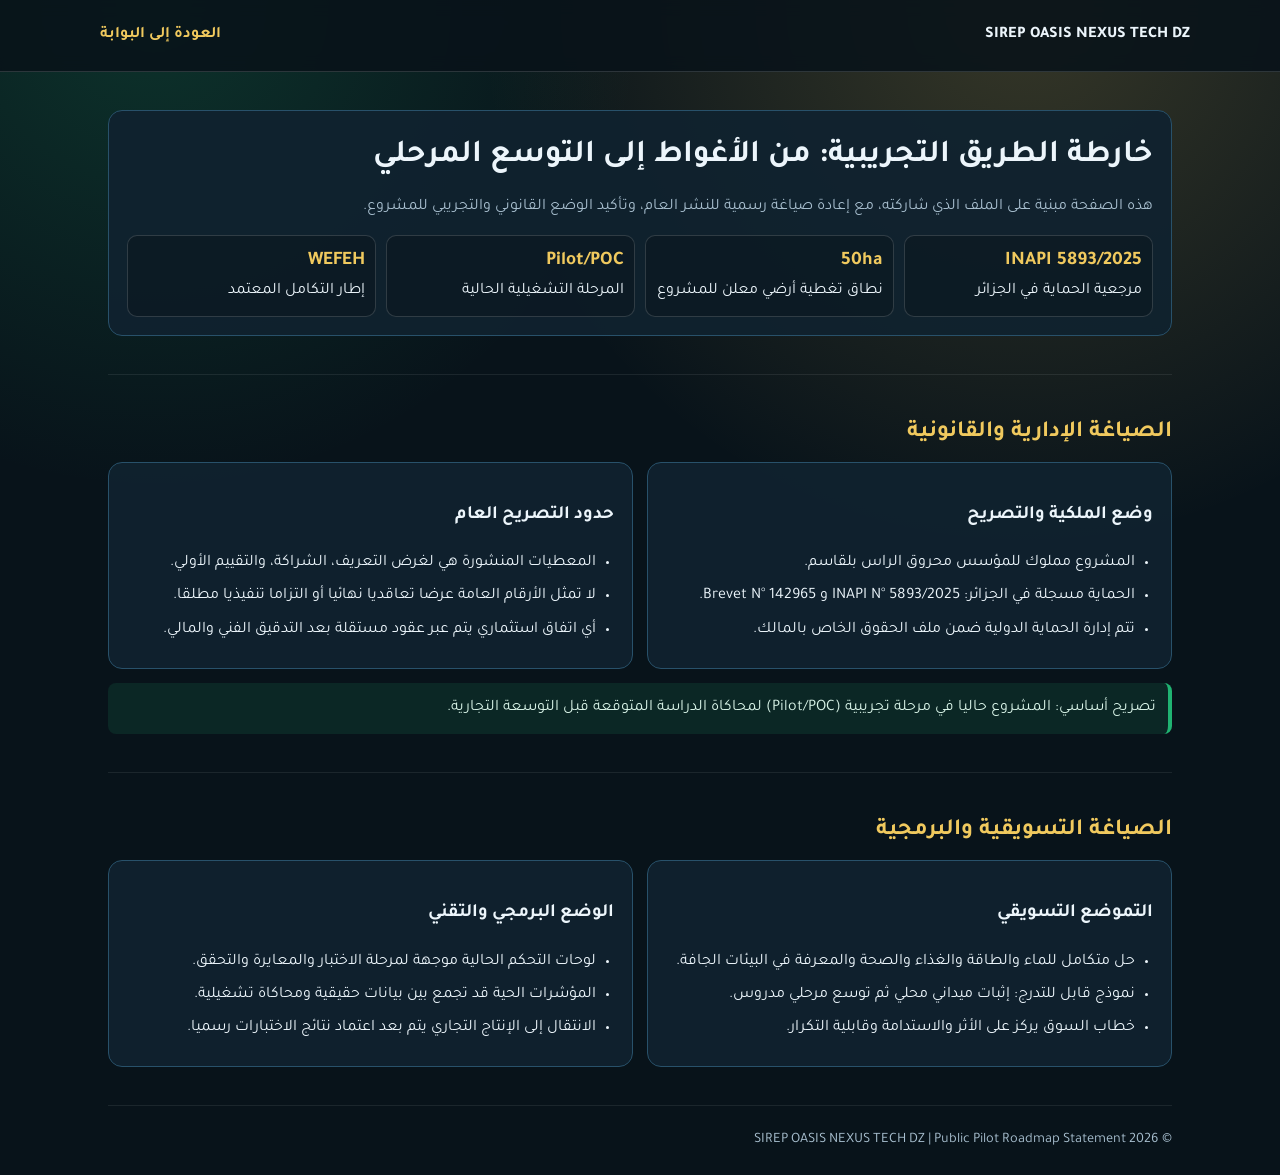
<file: PILOT-ROADMAP.html>
<!DOCTYPE html>
<html lang="ar" dir="rtl">
<head>
  <meta charset="UTF-8">
  <meta name="viewport" content="width=device-width, initial-scale=1.0">

  <title>SIREP Pilot Roadmap | خارطة الطريق التجريبية</title>
  <meta name="description" content="بيان خارطة الطريق التجريبية لمشروع SIREP OASIS NEXUS TECH DZ: الوضع القانوني، مرحلة Pilot/POC، وخطة التوسع المرحلي." />

  <!-- Social / Sharing -->
  <meta property="og:type" content="website" />
  <meta property="og:title" content="SIREP Pilot Roadmap | خارطة الطريق التجريبية" />
  <meta property="og:description" content="بيان خارطة الطريق التجريبية لمشروع SIREP OASIS NEXUS TECH DZ: الوضع القانوني، مرحلة Pilot/POC، وخطة التوسع المرحلي." />
  <meta property="og:locale" content="ar_DZ" />
  <meta name="twitter:card" content="summary" />
  <meta name="twitter:title" content="SIREP Pilot Roadmap | خارطة الطريق التجريبية" />
  <meta name="twitter:description" content="بيان خارطة الطريق التجريبية لمشروع SIREP OASIS NEXUS TECH DZ: الوضع القانوني، مرحلة Pilot/POC، وخطة التوسع المرحلي." />

  <!-- Performance: preconnect for Google Fonts -->
  <link rel="preconnect" href="https://fonts.googleapis.com">
  <link rel="preconnect" href="https://fonts.gstatic.com" crossorigin>
  <link href="https://fonts.googleapis.com/css2?family=Tajawal:wght@300;400;500;700;800&display=swap" rel="stylesheet">

  <style>
    :root {
      --bg: #08131a;
      --panel: #10222f;
      --line: #28516a;
      --text: #ecf5fb;
      --muted: #a7bece;
      --accent: #f0c95e;
      --green: #20b372;
    }

    * { box-sizing: border-box; }

    body {
      margin: 0;
      font-family: "Tajawal", sans-serif;
      background:
        radial-gradient(circle at 12% 0%, rgba(32, 179, 114, 0.2), transparent 30%),
        radial-gradient(circle at 80% 0%, rgba(240, 201, 94, 0.2), transparent 35%),
        var(--bg);
      color: var(--text);
      line-height: 1.7;
    }

    .container { max-width: 1100px; margin: 0 auto; padding: 0 18px; }

    /* Accessibility: skip link */
    .skip-link {
      position: absolute;
      top: 10px;
      right: 10px;
      padding: 10px 12px;
      border-radius: 10px;
      background: rgba(16, 34, 47, 0.98);
      border: 1px solid var(--line);
      color: var(--text);
      text-decoration: none;
      transform: translateY(-160%);
      transition: transform 160ms ease;
      z-index: 100;
    }
    .skip-link:focus { transform: translateY(0); }

    header {
      position: sticky;
      top: 0;
      z-index: 10;
      background: rgba(8, 19, 26, 0.88);
      border-bottom: 1px solid rgba(255, 255, 255, 0.14);
      backdrop-filter: blur(8px);
    }

    .nav {
      display: flex;
      justify-content: space-between;
      align-items: center;
      padding: 14px 0;
      gap: 14px;
    }

    .brand { font-weight: 800; }

    .back {
      color: var(--accent);
      text-decoration: none;
      font-weight: 700;
      padding: 8px 10px;
      border-radius: 10px;
    }

    /* Better keyboard focus */
    :where(a, button, input, textarea, select):focus-visible {
      outline: 3px solid rgba(240, 201, 94, 0.8);
      outline-offset: 3px;
    }

    .back:hover {
      background: rgba(240, 201, 94, 0.14);
    }

    section { padding: 38px 0; border-bottom: 1px solid rgba(255, 255, 255, 0.08); }
    h1 { margin: 0 0 10px; font-size: 2rem; }
    h2 { margin: 0 0 10px; color: var(--accent); font-size: 1.45rem; }
    p { margin: 0 0 10px; color: var(--muted); }

    .hero-card, .card {
      background: rgba(16, 34, 47, 0.92);
      border: 1px solid var(--line);
      border-radius: 14px;
      padding: 18px;
    }

    .kpis {
      display: grid;
      grid-template-columns: repeat(4, minmax(0, 1fr));
      gap: 10px;
      margin-top: 14px;
    }

    .kpi {
      background: rgba(0, 0, 0, 0.2);
      border: 1px solid rgba(255, 255, 255, 0.15);
      border-radius: 10px;
      padding: 10px;
    }

    .kpi strong { display: block; font-size: 1.2rem; color: var(--accent); }

    .grid { display: grid; grid-template-columns: repeat(2, minmax(0, 1fr)); gap: 14px; }

    ul { margin: 0; padding-inline-start: 18px; }
    li { margin-bottom: 6px; }

    .note {
      margin-top: 14px;
      border-right: 4px solid var(--green);
      background: rgba(32, 179, 114, 0.12);
      padding: 12px;
      border-radius: 8px;
      color: #d8f3e7;
    }

    footer { padding: 22px 0; color: var(--muted); font-size: 0.9rem; }

    @media (max-width: 850px) {
      .kpis { grid-template-columns: repeat(2, minmax(0, 1fr)); }
      .grid { grid-template-columns: 1fr; }
      h1 { font-size: 1.55rem; }
    }

    /* Extra small screens */
    @media (max-width: 480px) {
      .kpis { grid-template-columns: 1fr; }
    }
  </style>
</head>
<body>
  <a class="skip-link" href="#main">تخطي إلى المحتوى</a>

  <header>
    <div class="container nav">
      <div class="brand">SIREP OASIS NEXUS TECH DZ</div>
      <a class="back" href="./index.html">العودة إلى البوابة</a>
    </div>
  </header>

  <main id="main" class="container" tabindex="-1">
    <section>
      <div class="hero-card">
        <h1>خارطة الطريق التجريبية: من الأغواط إلى التوسع المرحلي</h1>
        <p>
          هذه الصفحة مبنية على الملف الذي شاركته، مع إعادة صياغة رسمية للنشر العام،
          وتأكيد الوضع القانوني والتجريبي للمشروع.
        </p>
        <div class="kpis">
          <div class="kpi"><strong>INAPI 5893/2025</strong><span>مرجعية الحماية في الجزائر</span></div>
          <div class="kpi"><strong>50ha</strong><span>نطاق تغطية أرضي معلن للمشروع</span></div>
          <div class="kpi"><strong>Pilot/POC</strong><span>المرحلة التشغيلية الحالية</span></div>
          <div class="kpi"><strong>WEFEH</strong><span>إطار التكامل المعتمد</span></div>
        </div>
      </div>
    </section>

    <section>
      <h2>الصياغة الإدارية والقانونية</h2>
      <div class="grid">
        <article class="card">
          <h3>وضع الملكية والتصريح</h3>
          <ul>
            <li>المشروع مملوك للمؤسس محروق الراس بلقاسم.</li>
            <li>الحماية مسجلة في الجزائر: INAPI N° 5893/2025 و Brevet N° 142965.</li>
            <li>تتم إدارة الحماية الدولية ضمن ملف الحقوق الخاص بالمالك.</li>
          </ul>
        </article>
        <article class="card">
          <h3>حدود التصريح العام</h3>
          <ul>
            <li>المعطيات المنشورة هي لغرض التعريف، الشراكة، والتقييم الأولي.</li>
            <li>لا تمثل الأرقام العامة عرضا تعاقديا نهائيا أو التزاما تنفيذيا مطلقا.</li>
            <li>أي اتفاق استثماري يتم عبر عقود مستقلة بعد التدقيق الفني والمالي.</li>
          </ul>
        </article>
      </div>
      <div class="note">
        تصريح أساسي: المشروع حاليا في مرحلة تجريبية (Pilot/POC) لمحاكاة الدراسة المتوقعة قبل التوسعة التجارية.
      </div>
    </section>

    <section>
      <h2>الصياغة التسويقية والبرمجية</h2>
      <div class="grid">
        <article class="card">
          <h3>التموضع التسويقي</h3>
          <ul>
            <li>حل متكامل للماء والطاقة والغذاء والصحة والمعرفة في البيئات الجافة.</li>
            <li>نموذج قابل للتدرج: إثبات ميداني محلي ثم توسع مرحلي مدروس.</li>
            <li>خطاب السوق يركز على الأثر والاستدامة وقابلية التكرار.</li>
          </ul>
        </article>
        <article class="card">
          <h3>الوضع البرمجي والتقني</h3>
          <ul>
            <li>لوحات التحكم الحالية موجهة لمرحلة الاختبار والمعايرة والتحقق.</li>
            <li>المؤشرات الحية قد تجمع بين بيانات حقيقية ومحاكاة تشغيلية.</li>
            <li>الانتقال إلى الإنتاج التجاري يتم بعد اعتماد نتائج الاختبارات رسميا.</li>
          </ul>
        </article>
      </div>
    </section>
  </main>

  <footer>
    <div class="container">
      © 2026 SIREP OASIS NEXUS TECH DZ | Public Pilot Roadmap Statement
    </div>
  </footer>
</body>
</html>
</file>
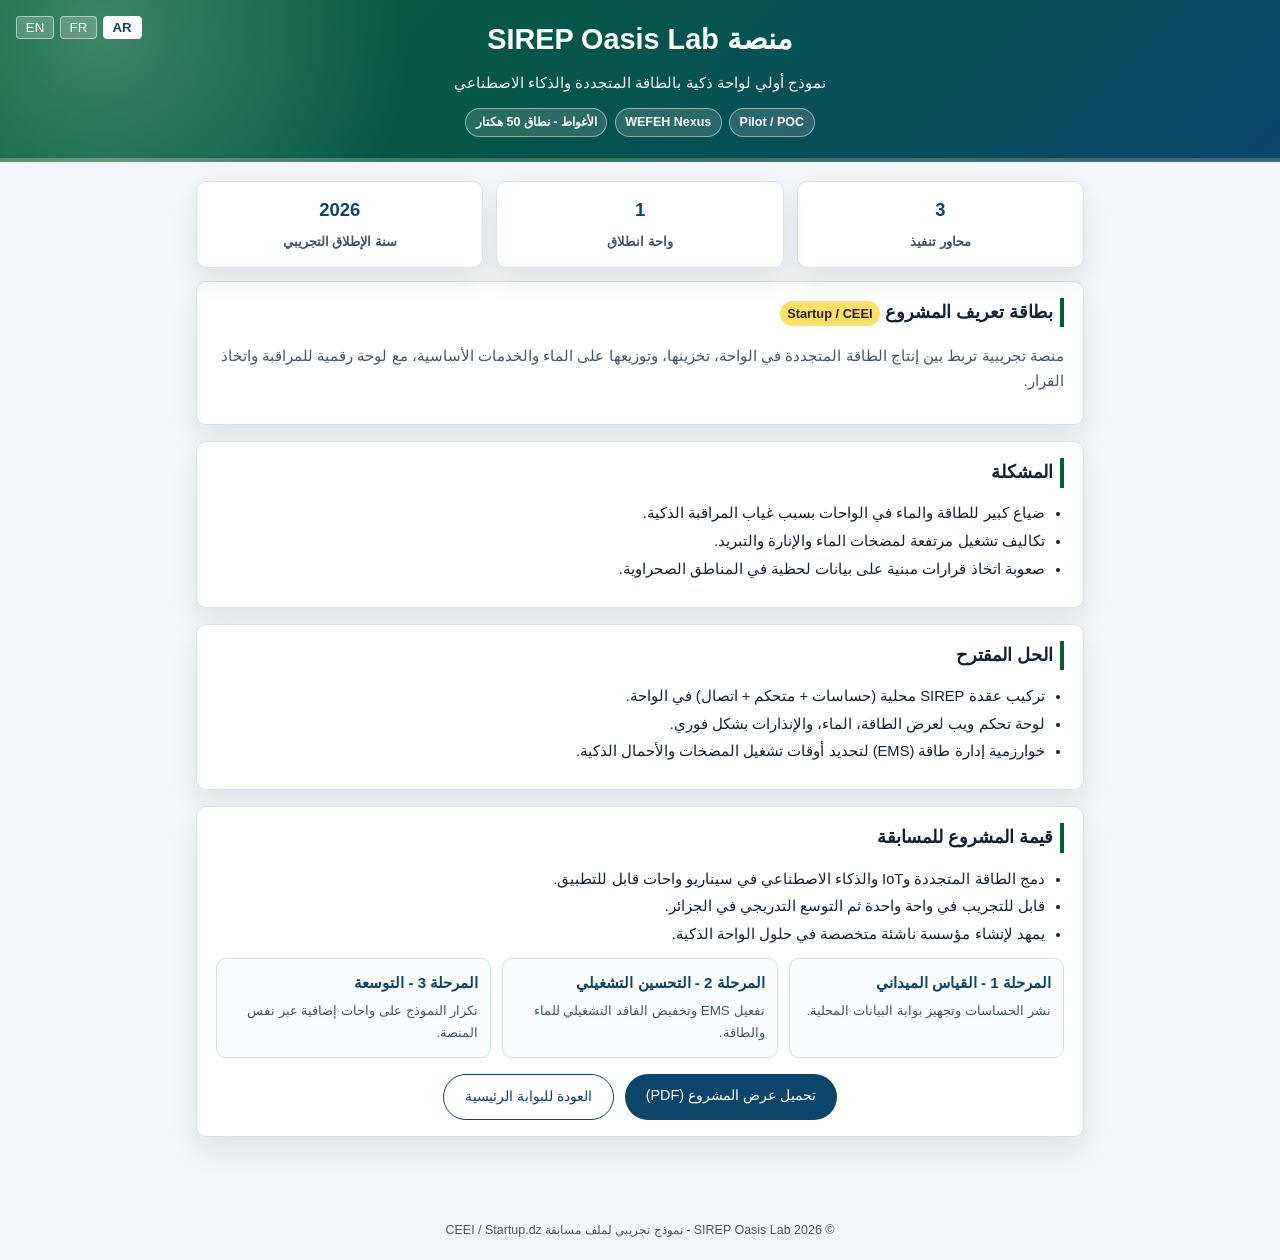
<file: pages/startup-ceei.html>
<!DOCTYPE html>
<html lang="ar" dir="rtl">
<head>
  <meta charset="UTF-8">
  <meta name="viewport" content="width=device-width, initial-scale=1.0">
  <meta http-equiv="Content-Security-Policy" content="default-src 'self'; script-src 'self' 'unsafe-inline'; style-src 'self' 'unsafe-inline' https://fonts.googleapis.com; font-src 'self' https://fonts.gstatic.com data:; img-src 'self' data: https:; object-src 'none'; base-uri 'self'; frame-ancestors 'self'; form-action 'self'">
  <meta http-equiv="X-Content-Type-Options" content="nosniff">
  <meta http-equiv="X-Frame-Options" content="SAMEORIGIN">
  <meta name="referrer" content="strict-origin-when-cross-origin">
  <meta name="description" content="SIREP Oasis Lab Startup/CEEI pitch: problem, proposed solution, measurable value, and phased execution roadmap.">
  <meta name="robots" content="index,follow">
  <meta name="theme-color" content="#0b4569">
  <meta property="og:title" content="SIREP Oasis Lab | CEEI Startup Pitch">
  <meta property="og:description" content="Focused startup pitch for smart oasis deployment with KPI and phased execution.">
  <meta property="og:type" content="website">
  <meta property="og:url" content="https://skacimo1985-star.github.io/sirep-amoud/pages/startup-ceei.html">
  <title>SIREP Oasis Lab | CEEI Startup Pitch</title>
  <link rel="canonical" href="https://skacimo1985-star.github.io/sirep-amoud/pages/startup-ceei.html">
  <link rel="preconnect" href="https://fonts.googleapis.com">
  <link rel="preconnect" href="https://fonts.gstatic.com" crossorigin>
  <link href="https://fonts.googleapis.com/css2?family=Cairo:wght@400;600;700;800&family=Space+Grotesk:wght@500;700&display=swap" rel="stylesheet">
  <style>
    :root {
      --bg: #f2f6f8;
      --card: #ffffff;
      --ink: #112131;
      --muted: #415567;
      --brand: #006233;
      --accent: #0b4569;
      --warm: #ffe066;
      --line: #d3e2eb;
      --ring: 0 14px 28px rgba(7, 28, 45, 0.08);
    }

    * { box-sizing: border-box; }

    body {
      margin: 0;
      font-family: "Cairo", "Segoe UI", Tahoma, Arial, sans-serif;
      background: var(--bg);
      color: var(--ink);
      line-height: 1.65;
    }

    header {
      position: relative;
      background:
        radial-gradient(circle at 8% 20%, rgba(255, 255, 255, 0.24), transparent 26%),
        linear-gradient(135deg, var(--brand), var(--accent));
      color: #fff;
      padding: 1rem 1.5rem 1.3rem;
      text-align: center;
      border-bottom: 4px solid rgba(255, 255, 255, 0.2);
    }

    header h1 {
      margin: 0;
      font-family: "Space Grotesk", "Cairo", sans-serif;
      font-size: clamp(1.25rem, 2.8vw, 1.8rem);
    }

    header p {
      margin: 0.4rem 0 0;
      font-size: 0.95rem;
      opacity: 0.95;
    }

    .lang-switch {
      position: absolute;
      left: 1rem;
      top: 1rem;
      display: flex;
      gap: 0.35rem;
      font-size: 0.8rem;
    }

    .lang-switch button {
      border: 1px solid rgba(255, 255, 255, 0.5);
      padding: 0.2rem 0.55rem;
      border-radius: 4px;
      cursor: pointer;
      background: rgba(255, 255, 255, 0.2);
      color: #fff;
    }

    .lang-switch button.active {
      background: #fff;
      color: var(--accent);
      border-color: #fff;
      font-weight: 700;
    }

    .hero-meta {
      margin-top: 0.8rem;
      display: flex;
      justify-content: center;
      flex-wrap: wrap;
      gap: 0.45rem;
    }

    .meta-chip {
      border: 1px solid rgba(255, 255, 255, 0.45);
      border-radius: 999px;
      padding: 0.22rem 0.6rem;
      font-size: 0.78rem;
      background: rgba(255, 255, 255, 0.14);
      font-weight: 700;
    }

    main {
      max-width: 920px;
      margin: 1.2rem auto;
      padding: 0 1rem 2rem;
    }

    .kpi-grid {
      display: grid;
      grid-template-columns: repeat(3, minmax(0, 1fr));
      gap: 0.8rem;
      margin-bottom: 0.8rem;
    }

    .kpi {
      background: var(--card);
      border: 1px solid var(--line);
      border-radius: 10px;
      padding: 0.8rem;
      box-shadow: var(--ring);
      text-align: center;
    }

    .kpi strong {
      display: block;
      font-family: "Space Grotesk", "Cairo", sans-serif;
      color: var(--accent);
      font-size: 1.15rem;
      margin-bottom: 0.15rem;
    }

    .kpi span {
      font-size: 0.82rem;
      color: var(--muted);
      font-weight: 700;
    }

    .card {
      background: var(--card);
      border: 1px solid var(--line);
      border-radius: 10px;
      padding: 1rem 1.2rem;
      margin-bottom: 1rem;
      box-shadow: var(--ring);
    }

    .card h2 {
      margin-top: 0;
      font-size: 1.12rem;
      border-right: 4px solid var(--brand);
      padding-right: 0.45rem;
      font-family: "Space Grotesk", "Cairo", sans-serif;
    }

    .tagline {
      font-size: 0.95rem;
      color: var(--muted);
      line-height: 1.65;
    }

    ul {
      padding-right: 1.2rem;
      margin: 0.45rem 0 0.6rem;
      font-size: 0.92rem;
      line-height: 1.6;
    }

    li { margin-bottom: 0.25rem; }

    .badge {
      display: inline-block;
      background: var(--warm);
      color: #222;
      padding: 0.15rem 0.45rem;
      border-radius: 999px;
      font-size: 0.8rem;
      margin-left: 0.3rem;
    }

    .cta {
      text-align: center;
      margin-top: 1rem;
      display: flex;
      justify-content: center;
      gap: 0.7rem;
      flex-wrap: wrap;
    }

    .cta a {
      display: inline-block;
      padding: 0.65rem 1.3rem;
      border-radius: 999px;
      background: var(--accent);
      color: #fff;
      text-decoration: none;
      font-size: 0.9rem;
    }

    .cta a.secondary {
      background: #ffffff;
      color: var(--accent);
      border: 1px solid var(--accent);
    }

    .phase-grid {
      display: grid;
      grid-template-columns: repeat(3, minmax(0, 1fr));
      gap: 0.7rem;
      margin-top: 0.7rem;
    }

    .phase {
      border: 1px solid var(--line);
      border-radius: 10px;
      padding: 0.75rem;
      background: #f9fdff;
    }

    .phase h3 {
      margin: 0 0 0.3rem;
      font-size: 0.94rem;
      color: var(--accent);
      font-family: "Space Grotesk", "Cairo", sans-serif;
    }

    .phase p {
      margin: 0;
      font-size: 0.84rem;
      color: var(--muted);
    }

    footer {
      text-align: center;
      font-size: 0.78rem;
      color: #555;
      padding: 1rem 0 1.2rem;
    }

    body[dir="ltr"] .card h2 {
      border-right: none;
      border-left: 4px solid var(--brand);
      padding-right: 0;
      padding-left: 0.45rem;
    }

    @media (max-width: 700px) {
      header h1 { font-size: 1.3rem; }
      .lang-switch { position: static; justify-content: center; margin-bottom: 0.75rem; }
      .kpi-grid,
      .phase-grid { grid-template-columns: 1fr; }
    }
  </style>
</head>
<body>
  <header>
    <div class="lang-switch" aria-label="Language switch">
      <button id="btn-ar" class="active" type="button">AR</button>
      <button id="btn-fr" type="button">FR</button>
      <button id="btn-en" type="button">EN</button>
    </div>
    <h1 data-i18n="title">منصة SIREP Oasis Lab</h1>
    <p data-i18n="subtitle">نموذج أولي لواحة ذكية بالطاقة المتجددة والذكاء الاصطناعي</p>
    <div class="hero-meta">
      <span class="meta-chip">Pilot / POC</span>
      <span class="meta-chip">WEFEH Nexus</span>
      <span class="meta-chip" data-i18n="scope_chip">Laghouat - 50ha Scope</span>
    </div>
  </header>

  <main>
    <section class="kpi-grid" aria-label="Key value indicators">
      <article class="kpi"><strong>3</strong><span data-i18n="kpi1">محاور تنفيذ</span></article>
      <article class="kpi"><strong>1</strong><span data-i18n="kpi2">واحة انطلاق</span></article>
      <article class="kpi"><strong>2026</strong><span data-i18n="kpi3">سنة الإطلاق التجريبي</span></article>
    </section>

    <section class="card">
      <h2><span data-i18n="identity">بطاقة تعريف المشروع</span> <span class="badge">Startup / CEEI</span></h2>
      <p class="tagline" data-i18n="identity_text">
        منصة تجريبية تربط بين إنتاج الطاقة المتجددة في الواحة، تخزينها، وتوزيعها على الماء والخدمات الأساسية،
        مع لوحة رقمية للمراقبة واتخاذ القرار.
      </p>
    </section>

    <section class="card">
      <h2 data-i18n="problem">المشكلة</h2>
      <ul>
        <li data-i18n="problem_1">ضياع كبير للطاقة والماء في الواحات بسبب غياب المراقبة الذكية.</li>
        <li data-i18n="problem_2">تكاليف تشغيل مرتفعة لمضخات الماء والإنارة والتبريد.</li>
        <li data-i18n="problem_3">صعوبة اتخاذ قرارات مبنية على بيانات لحظية في المناطق الصحراوية.</li>
      </ul>
    </section>

    <section class="card">
      <h2 data-i18n="solution">الحل المقترح</h2>
      <ul>
        <li data-i18n="solution_1">تركيب عقدة SIREP محلية (حساسات + متحكم + اتصال) في الواحة.</li>
        <li data-i18n="solution_2">لوحة تحكم ويب لعرض الطاقة، الماء، والإنذارات بشكل فوري.</li>
        <li data-i18n="solution_3">خوارزمية إدارة طاقة (EMS) لتحديد أوقات تشغيل المضخات والأحمال الذكية.</li>
      </ul>
    </section>

    <section class="card">
      <h2 data-i18n="value">قيمة المشروع للمسابقة</h2>
      <ul>
        <li data-i18n="value_1">دمج الطاقة المتجددة وIoT والذكاء الاصطناعي في سيناريو واحات قابل للتطبيق.</li>
        <li data-i18n="value_2">قابل للتجريب في واحة واحدة ثم التوسع التدريجي في الجزائر.</li>
        <li data-i18n="value_3">يمهد لإنشاء مؤسسة ناشئة متخصصة في حلول الواحة الذكية.</li>
      </ul>
      <div class="phase-grid">
        <article class="phase">
          <h3 data-i18n="phase1_t">Phase 1 - Instrumentation</h3>
          <p data-i18n="phase1_d">نشر الحساسات وتجهيز بوابة البيانات المحلية.</p>
        </article>
        <article class="phase">
          <h3 data-i18n="phase2_t">Phase 2 - Optimization</h3>
          <p data-i18n="phase2_d">تفعيل EMS وتخفيض الفاقد التشغيلي للماء والطاقة.</p>
        </article>
        <article class="phase">
          <h3 data-i18n="phase3_t">Phase 3 - Scaling</h3>
          <p data-i18n="phase3_d">تكرار النموذج على واحات إضافية عبر نفس المنصة.</p>
        </article>
      </div>
      <div class="cta">
        <a href="../README.md" target="_blank" rel="noopener noreferrer" data-i18n="pdf">تحميل عرض المشروع (PDF)</a>
        <a class="secondary" href="../index.html" data-i18n="back">العودة للبوابة الرئيسية</a>
      </div>
    </section>
  </main>

  <footer data-i18n="footer">
    © 2026 SIREP Oasis Lab - نموذج تجريبي لملف مسابقة CEEI / Startup.dz
  </footer>

  <script>
    const i18n = {
      ar: {
        title: 'منصة SIREP Oasis Lab',
        subtitle: 'نموذج أولي لواحة ذكية بالطاقة المتجددة والذكاء الاصطناعي',
        identity: 'بطاقة تعريف المشروع',
        identity_text: 'منصة تجريبية تربط بين إنتاج الطاقة المتجددة في الواحة، تخزينها، وتوزيعها على الماء والخدمات الأساسية، مع لوحة رقمية للمراقبة واتخاذ القرار.',
        problem: 'المشكلة',
        problem_1: 'ضياع كبير للطاقة والماء في الواحات بسبب غياب المراقبة الذكية.',
        problem_2: 'تكاليف تشغيل مرتفعة لمضخات الماء والإنارة والتبريد.',
        problem_3: 'صعوبة اتخاذ قرارات مبنية على بيانات لحظية في المناطق الصحراوية.',
        solution: 'الحل المقترح',
        solution_1: 'تركيب عقدة SIREP محلية (حساسات + متحكم + اتصال) في الواحة.',
        solution_2: 'لوحة تحكم ويب لعرض الطاقة، الماء، والإنذارات بشكل فوري.',
        solution_3: 'خوارزمية إدارة طاقة (EMS) لتحديد أوقات تشغيل المضخات والأحمال الذكية.',
        value: 'قيمة المشروع للمسابقة',
        value_1: 'دمج الطاقة المتجددة وIoT والذكاء الاصطناعي في سيناريو واحات قابل للتطبيق.',
        value_2: 'قابل للتجريب في واحة واحدة ثم التوسع التدريجي في الجزائر.',
        value_3: 'يمهد لإنشاء مؤسسة ناشئة متخصصة في حلول الواحة الذكية.',
        phase1_t: 'المرحلة 1 - القياس الميداني',
        phase1_d: 'نشر الحساسات وتجهيز بوابة البيانات المحلية.',
        phase2_t: 'المرحلة 2 - التحسين التشغيلي',
        phase2_d: 'تفعيل EMS وتخفيض الفاقد التشغيلي للماء والطاقة.',
        phase3_t: 'المرحلة 3 - التوسعة',
        phase3_d: 'تكرار النموذج على واحات إضافية عبر نفس المنصة.',
        scope_chip: 'الأغواط - نطاق 50 هكتار',
        kpi1: 'محاور تنفيذ',
        kpi2: 'واحة انطلاق',
        kpi3: 'سنة الإطلاق التجريبي',
        pdf: 'تحميل عرض المشروع (PDF)',
        back: 'العودة للبوابة الرئيسية',
        footer: '© 2026 SIREP Oasis Lab - نموذج تجريبي لملف مسابقة CEEI / Startup.dz'
      },
      fr: {
        title: 'Plateforme SIREP Oasis Lab',
        subtitle: 'Prototype d\'oasis intelligente: energie renouvelable et IA',
        identity: 'Identite du projet',
        identity_text: 'Plateforme pilote reliant production, stockage et distribution d\'energie vers l\'eau et les services critiques, avec tableau de bord de supervision.',
        problem: 'Probleme',
        problem_1: 'Pertes importantes d\'eau et d\'energie dans les oasis faute de supervision.',
        problem_2: 'Couts d\'exploitation eleves pour pompage, eclairage et refroidissement.',
        problem_3: 'Decisions difficiles sans donnees terrain en temps reel.',
        solution: 'Solution proposee',
        solution_1: 'Deployer un noeud SIREP local (capteurs + controleur + connectivite).',
        solution_2: 'Tableau web pour l\'etat energie, eau et alertes.',
        solution_3: 'Algorithme EMS pour piloter les charges prioritaires.',
        value: 'Valeur pour le concours',
        value_1: 'Fusion concrete ENR + IoT + IA dans le contexte saharien.',
        value_2: 'Demarrage sur une oasis puis replication progressive.',
        value_3: 'Base solide pour une startup specialisee oasis intelligente.',
        phase1_t: 'Phase 1 - Instrumentation',
        phase1_d: 'Deployer les capteurs et la passerelle locale de donnees.',
        phase2_t: 'Phase 2 - Optimisation',
        phase2_d: 'Activer EMS et reduire les pertes eau/energie.',
        phase3_t: 'Phase 3 - Extension',
        phase3_d: 'Replicabilite vers d\'autres oasis avec la meme plateforme.',
        scope_chip: 'Laghouat - Portee 50 ha',
        kpi1: 'Axes d\'execution',
        kpi2: 'Oasis de depart',
        kpi3: 'Annee pilote',
        pdf: 'Telecharger la presentation (PDF)',
        back: 'Retour au portail principal',
        footer: '© 2026 SIREP Oasis Lab - Dossier pilote CEEI / Startup.dz'
      },
      en: {
        title: 'SIREP Oasis Lab Platform',
        subtitle: 'Smart oasis prototype powered by renewables and AI',
        identity: 'Project Snapshot',
        identity_text: 'A pilot platform that links renewable production, storage, and distribution to water and essential services, with a web monitoring dashboard.',
        problem: 'Problem',
        problem_1: 'Major energy and water losses in oases due to limited smart monitoring.',
        problem_2: 'High operating costs for pumping, lighting, and cooling.',
        problem_3: 'Difficult decision-making without real-time field data.',
        solution: 'Proposed Solution',
        solution_1: 'Deploy a local SIREP node (sensors + controller + connectivity).',
        solution_2: 'Use a simple web dashboard for energy, water, and alerts.',
        solution_3: 'Apply an EMS algorithm to schedule priority loads.',
        value: 'Competition Value',
        value_1: 'Real integration of renewables, IoT, and AI for oasis operations.',
        value_2: 'Start with one oasis, then scale to other sites.',
        value_3: 'Strong foundation for a focused smart-oasis startup.',
        phase1_t: 'Phase 1 - Instrumentation',
        phase1_d: 'Deploy sensors and set up a local data gateway.',
        phase2_t: 'Phase 2 - Optimization',
        phase2_d: 'Enable EMS and reduce energy/water operational losses.',
        phase3_t: 'Phase 3 - Scaling',
        phase3_d: 'Replicate the model to additional oasis sites.',
        scope_chip: 'Laghouat - 50ha Scope',
        kpi1: 'Execution pillars',
        kpi2: 'Initial oasis site',
        kpi3: 'Pilot launch year',
        pdf: 'Download Project Deck (PDF)',
        back: 'Back to Main Portal',
        footer: '© 2026 SIREP Oasis Lab - Pilot file for CEEI / Startup.dz'
      }
    };

    function setLang(lang) {
      const data = i18n[lang];
      if (!data) return;

      document.documentElement.lang = lang === 'ar' ? 'ar' : 'en';
      document.documentElement.dir = lang === 'ar' ? 'rtl' : 'ltr';

      document.querySelectorAll('[data-i18n]').forEach((node) => {
        const key = node.getAttribute('data-i18n');
        if (data[key]) node.textContent = data[key];
      });

      ['ar', 'fr', 'en'].forEach((code) => {
        const btn = document.getElementById('btn-' + code);
        if (!btn) return;
        btn.classList.toggle('active', code === lang);
      });

      localStorage.setItem('sirep-startup-lang', lang);
    }

    document.getElementById('btn-ar').addEventListener('click', () => setLang('ar'));
    document.getElementById('btn-fr').addEventListener('click', () => setLang('fr'));
    document.getElementById('btn-en').addEventListener('click', () => setLang('en'));

    const defaultLang = localStorage.getItem('sirep-startup-lang') || 'ar';
    setLang(defaultLang);
  </script>
</body>
</html>
</file>
